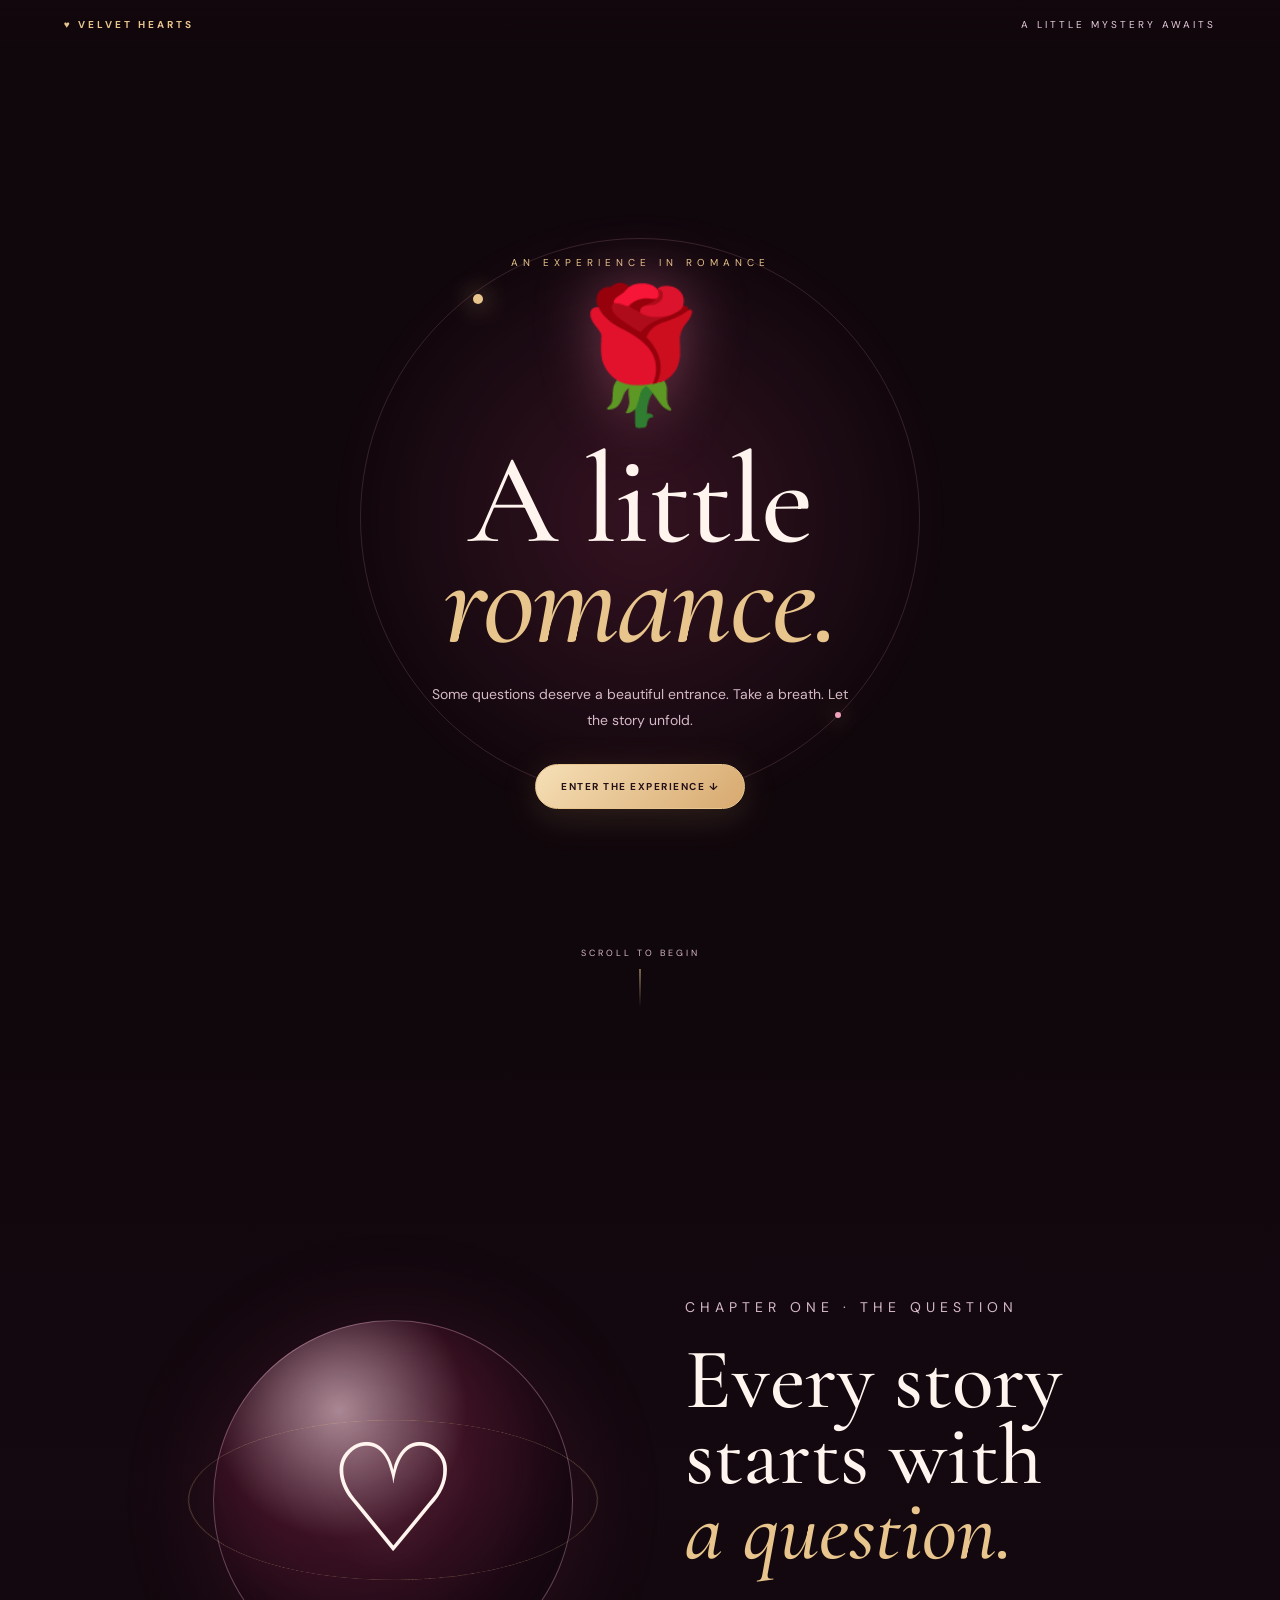
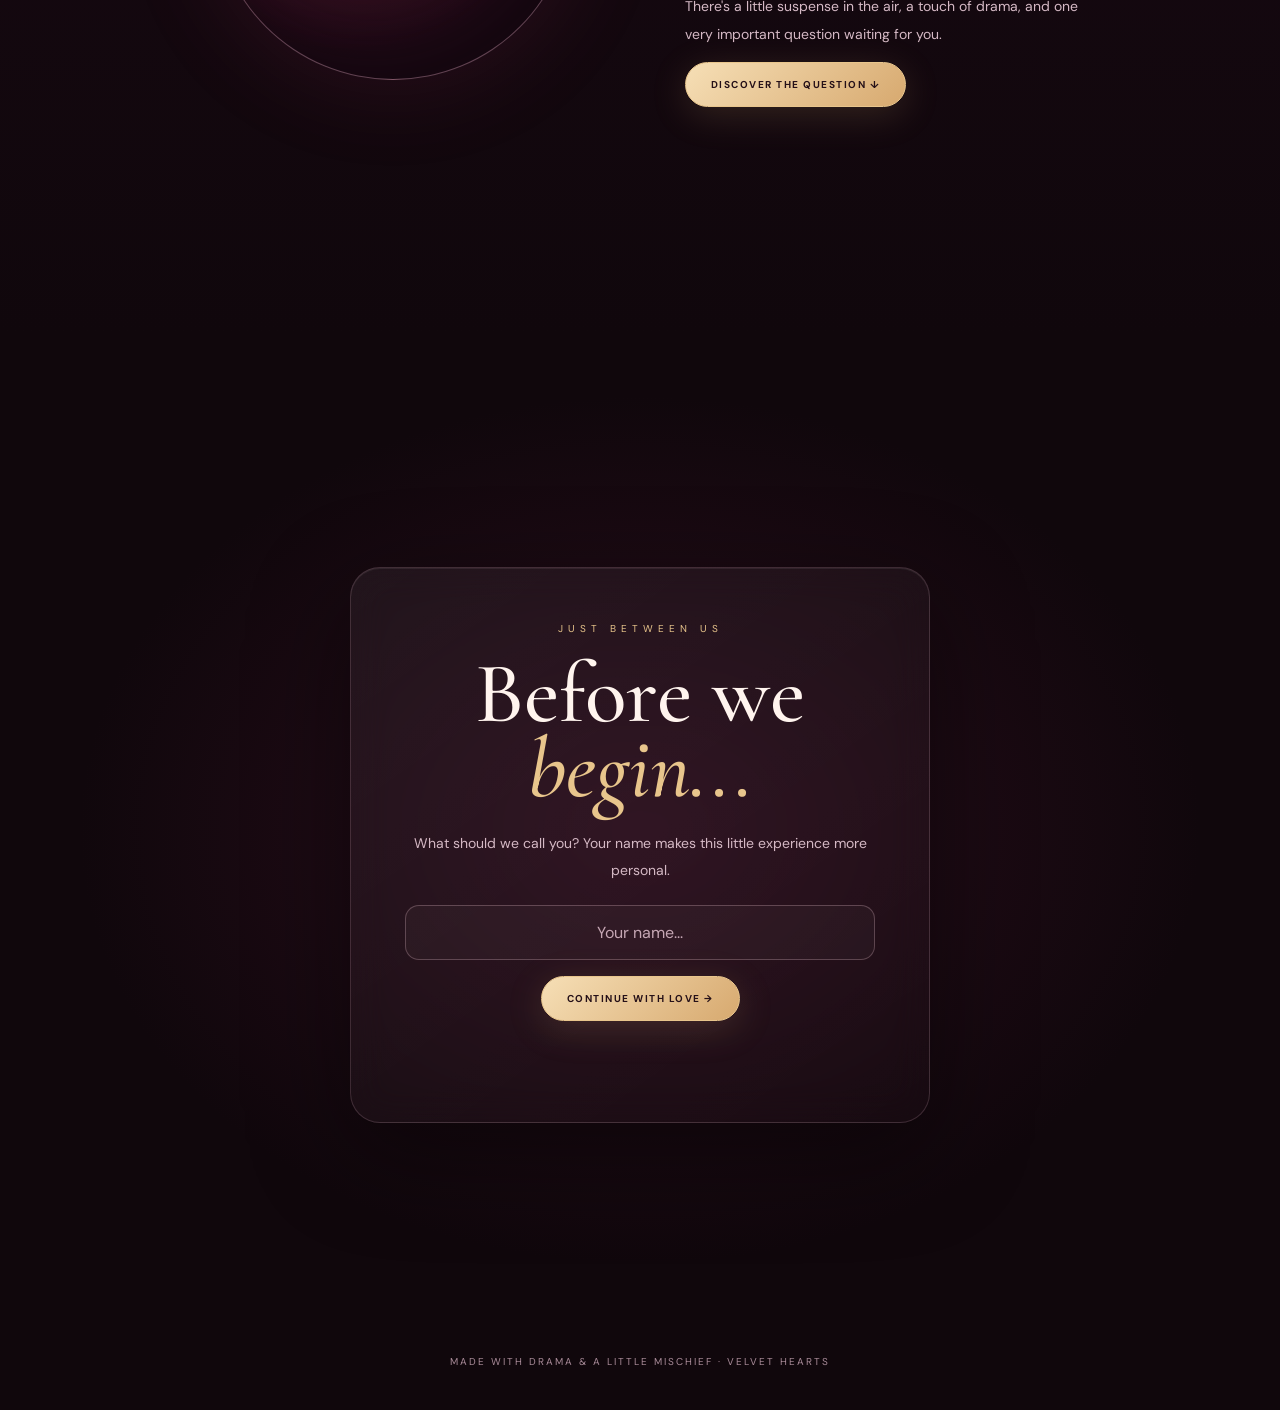
<file: index.html>
<!doctype html>
<html lang="en">
<head>
<meta charset="utf-8">
<meta name="viewport" content="width=device-width, initial-scale=1">
<meta name="theme-color" content="#170910">
<title>Festus — A Cinematic Little Surprise</title>
<meta name="description" content="A cinematic little romantic surprise by Festus.">
<meta property="og:title" content="Festus — A Cinematic Little Surprise">
<meta property="og:description" content="A cinematic little romantic surprise by Festus.">
<meta property="og:type" content="website">
<meta property="og:url" content="https://festimo180.github.io/code-timer/">
<link rel="preconnect" href="https://fonts.googleapis.com">
<link rel="preconnect" href="https://fonts.gstatic.com" crossorigin>
<link href="https://fonts.googleapis.com/css2?family=Cormorant+Garamond:wght@400;500;600;700&family=DM+Sans:wght@400;500;600;700&display=swap" rel="stylesheet">
<style>
:root{--wine:#250b19;--wine2:#4c142d;--rose:#f0a0b8;--gold:#e8c58c;--cream:#fff4ee;--muted:#d5b9c5}
*{box-sizing:border-box}
html{scroll-behavior:smooth;background:#10070c}
body{margin:0;background:#10070c;color:var(--cream);font-family:"DM Sans",sans-serif;overflow-x:hidden}
body::before{content:"";position:fixed;inset:0;z-index:-2;background:radial-gradient(ellipse at 50% 5%,#572038 0%,transparent 46%),linear-gradient(150deg,#10070c,#21101b 52%,#0b0609)}
button,input{font:inherit}button{cursor:pointer}
a{color:inherit}
#petals{position:fixed;inset:0;pointer-events:none;z-index:5;overflow:hidden}
.petal{position:absolute;top:-8vh;color:var(--rose);opacity:0;animation:fall linear forwards;text-shadow:0 0 18px #f0a0b866}
@keyframes fall{0%{transform:translate3d(0,-5vh,0) rotate(0);opacity:0}10%{opacity:.6}90%{opacity:.4}100%{transform:translate3d(var(--drift),115vh,0) rotate(500deg);opacity:0}}
.nav{position:fixed;z-index:20;top:0;left:0;width:100%;display:flex;justify-content:space-between;align-items:center;padding:18px clamp(18px,5vw,64px);background:linear-gradient(#12070dbb,transparent);font-size:10px;letter-spacing:3px;text-transform:uppercase}
.brand{color:var(--gold);font-weight:700}
.nav-note{color:#e8cfdb}
.scene{position:relative;min-height:100svh;display:grid;place-items:center;padding:100px 22px 70px;isolation:isolate}
.hero{min-height:115svh;overflow:hidden;text-align:center}
.hero-glow{position:absolute;width:min(75vw,650px);aspect-ratio:1;border-radius:50%;background:radial-gradient(circle,#b53c6c38,transparent 66%);filter:blur(8px);animation:glow 7s ease-in-out infinite alternate;z-index:-1}
@keyframes glow{from{transform:scale(.8) translateY(20px)}to{transform:scale(1.15) translateY(-25px)}}
.orbit{position:absolute;width:min(78vw,560px);aspect-ratio:1;border:1px solid #f0a0b82b;border-radius:50%;animation:orbit 28s linear infinite;z-index:-1}
.orbit:before,.orbit:after{content:"";position:absolute;width:10px;height:10px;border-radius:50%;background:var(--gold);box-shadow:0 0 24px var(--gold)}
.orbit:before{top:10%;left:20%}.orbit:after{bottom:14%;right:14%;width:6px;height:6px;background:var(--rose)}
@keyframes orbit{to{transform:rotate(360deg)}}
.rose-emblem{font-size:clamp(68px,14vw,130px);line-height:1;filter:drop-shadow(0 0 30px #f078a066);animation:float 5s ease-in-out infinite;display:block;margin:20px 0 30px}
@keyframes float{0%,100%{transform:translateY(0) rotate(-4deg) scale(1)}50%{transform:translateY(-18px) rotate(5deg) scale(1.05)}}
.kicker{font-size:10px;letter-spacing:5px;text-transform:uppercase;color:var(--gold);margin:0 0 22px}
h1,h2,.serif{font-family:"Cormorant Garamond",Georgia,serif;font-weight:500}
.hero h1{font-size:clamp(58px,12vw,128px);line-height:.78;letter-spacing:-2px;margin:0}
.hero h1 span{color:var(--gold);font-style:italic}
.hero-copy{max-width:440px;color:var(--muted);line-height:1.9;font-size:14px;margin:30px auto}
.btn{border:1px solid var(--gold);border-radius:999px;padding:15px 25px;background:linear-gradient(135deg,#f6dfb6,#d7a96f);color:#251018;text-transform:uppercase;font-size:10px;font-weight:700;letter-spacing:1.5px;box-shadow:0 8px 36px #d9a76c2c;transition:transform .25s,box-shadow .25s}
.btn:hover{transform:translateY(-3px);box-shadow:0 12px 42px #d9a76c55}
.scroll-cue{position:absolute;bottom:28px;left:50%;transform:translateX(-50%);font-size:9px;letter-spacing:3px;text-transform:uppercase;color:#d8b8c7;display:grid;gap:10px;justify-items:center}
.scroll-cue i{display:block;width:1px;height:38px;background:linear-gradient(var(--gold),transparent);animation:cue 1.5s infinite}
@keyframes cue{50%{transform:scaleY(.5);transform-origin:top}}
.story{background:linear-gradient(180deg,transparent,#170912aa,transparent)}
.story-inner{width:min(100%,900px);display:grid;grid-template-columns:1fr 1fr;gap:clamp(30px,7vw,90px);align-items:center}
.story-art{position:relative;min-height:440px;display:grid;place-items:center}
.glass-orb{width:min(70vw,360px);aspect-ratio:1;border-radius:50%;display:grid;place-items:center;background:radial-gradient(circle at 35% 25%,#f6c8d7aa,#a72d5b44 36%,#210a17 70%);border:1px solid #f3c3d64d;box-shadow:inset -20px -25px 70px #09040999,0 0 100px #d8497a20;animation:float 6s ease-in-out infinite}
.glass-orb span{font-size:clamp(80px,15vw,150px);filter:drop-shadow(0 0 24px #ffb0c877)}
.ring{position:absolute;width:min(80vw,410px);aspect-ratio:1;border:1px solid #e8c58c4d;border-radius:50%;transform:rotateX(67deg) rotate(-18deg);animation:ring 12s linear infinite}
@keyframes ring{to{transform:rotateX(67deg) rotate(342deg)}}
.story h2,.question h2{font-size:clamp(48px,8vw,86px);line-height:.88;margin:0 0 22px}
.story h2 span,.question h2 span{color:var(--gold);font-style:italic}
.story p{font-size:14px;line-height:2;color:var(--muted);max-width:420px}
.question{min-height:110svh;text-align:center;background:radial-gradient(ellipse at center,#43152b88,transparent 62%)}
.panel{width:min(100%,580px);padding:clamp(26px,6vw,54px);border:1px solid #f0c5d32b;border-radius:30px;background:linear-gradient(145deg,#ffffff0d,#ffffff03);box-shadow:0 30px 100px #0007,inset 0 1px #ffffff12;backdrop-filter:blur(18px)}
.field{width:100%;border:1px solid #f0c5d344;background:#ffffff08;color:white;border-radius:14px;padding:16px;margin:8px 0 16px;outline:none;text-align:center}
.field:focus{border-color:var(--rose)}
.field::placeholder{color:#c6a7b4}
.answer-row{display:flex;gap:12px;justify-content:center;flex-wrap:wrap;margin-top:24px}
.secondary{border:1px solid #f0c5d344;color:var(--cream);background:#ffffff08;border-radius:999px;padding:14px 25px}
.message{color:var(--muted);line-height:1.9;font-size:14px}
#result{display:none}
#result.visible{display:block;animation:reveal .8s ease both}
#formArea.hidden{display:none}
@keyframes reveal{from{opacity:0;transform:translateY(28px) scale(.97);filter:blur(5px)}to{opacity:1;transform:none;filter:blur(0)}}
.notice{font-size:12px;line-height:1.6;color:#e7c9d5;margin-top:15px;min-height:20px}
.footer{padding:30px 20px 42px;text-align:center;color:#a98b99;font-size:10px;letter-spacing:2px}
.reveal-heart{font-size:64px;animation:heartbeat 1.7s infinite;display:block;margin:18px}
@keyframes heartbeat{0%,100%{transform:scale(1)}12%{transform:scale(1.09)}24%{transform:scale(1)}36%{transform:scale(1.05)}}
[data-reveal]{opacity:0;transform:translateY(38px);transition:opacity .9s ease,transform .9s cubic-bezier(.2,.7,.2,1)}
[data-reveal].shown{opacity:1;transform:none}
.progress{position:fixed;z-index:30;top:0;left:0;height:2px;width:0;background:linear-gradient(90deg,var(--rose),var(--gold))}
@media(max-width:700px){.story-inner{grid-template-columns:1fr;gap:0}.story-art{min-height:300px;order:2}.story-copy{order:1}.scene{padding-left:18px;padding-right:18px}.hero{min-height:105svh}.nav{padding:16px 18px}.nav-note{letter-spacing:1px}.panel{border-radius:24px}}
@media(prefers-reduced-motion:reduce){*,*::before,*::after{animation-duration:.01ms!important;animation-iteration-count:1!important;scroll-behavior:auto!important;transition-duration:.01ms!important}}
</style>
</head>
<body>
<div class="progress" id="progress"></div><div id="petals" aria-hidden="true"></div>
<nav class="nav"><div class="brand">♥ Velvet Hearts</div><div class="nav-note">A little mystery awaits</div></nav>
<section class="scene hero" id="top">
  <div class="hero-glow"></div><div class="orbit"></div>
  <div data-reveal class="hero-content">
    <p class="kicker">An experience in romance</p>
    <span class="rose-emblem" aria-hidden="true">🌹</span>
    <h1>A little<br><span>romance.</span></h1>
    <p class="hero-copy">Some questions deserve a beautiful entrance. Take a breath. Let the story unfold.</p>
    <button class="btn" id="beginBtn">Enter the experience ↓</button>
  </div>
  <div class="scroll-cue">Scroll to begin<i></i></div>
</section>
<section class="scene story" id="story">
  <div class="story-inner">
    <div class="story-art" data-reveal><div class="ring"></div><div class="glass-orb"><span>♡</span></div></div>
    <div class="story-copy" data-reveal><p class="kicker">Chapter one · The question</p><h2>Every story<br>starts with<br><span>a question.</span></h2><p>There's a little suspense in the air, a touch of drama, and one very important question waiting for you.</p><button class="btn" id="questionBtn">Discover the question ↓</button></div>
  </div>
</section>
<section class="scene question" id="ask">
  <div class="panel" data-reveal>
    <div id="formArea">
      <p class="kicker">Just between us</p><h2>Before we<br><span>begin...</span></h2>
      <p class="message">What should we call you? Your name makes this little experience more personal.</p>
      <form id="nameForm"><input class="field" id="nameInput" name="visitorName" type="text" maxlength="40" placeholder="Your name..." autocomplete="given-name" required><button class="btn" type="submit">Continue with love →</button></form>
      <p class="notice" id="formNotice" aria-live="polite"></p>
    </div>
    <div id="questionArea" hidden>
      <p class="kicker">A question just for you</p><h2 id="personalTitle">Alright...</h2><span class="reveal-heart">💗</span><h2 style="font-size:clamp(32px,6vw,48px)">Will you be my girlfriend?</h2>
      <p class="message">Choose honestly. There may be a little plot twist.</p>
      <div class="answer-row"><button class="btn answer" data-answer="YES">YES ♥</button><button class="secondary answer" data-answer="NO">No, sorry</button></div>
      <p class="notice" id="answerNotice" aria-live="polite"></p>
    </div>
    <div id="result" aria-live="polite"><p class="kicker">The plot twist</p><span class="reveal-heart">💌</span><h2>Got you,<br><span id="resultName">darling</span>!</h2><p class="message" id="resultMessage"></p><p class="message">No hard feelings — this was a playful prank, not a real relationship proposal. ❤️</p><button class="btn" id="restartBtn">Experience it again ↻</button></div>
  </div>
</section>
<footer class="footer">MADE WITH DRAMA & A LITTLE MISCHIEF · VELVET HEARTS</footer>
<!-- Response collection is not active until you add your own Apps Script web-app URL below. -->
<iframe name="responseFrame" id="responseFrame" title="response submission" hidden></iframe>
<form id="responseForm" method="POST" target="responseFrame" hidden>
  <input name="visitorName" id="responseVisitor"><input name="answer" id="responseAnswer"><input name="page" value="Velvet Hearts">
</form>
<script>
/*
  BACKEND SETUP:
  After deploying your Google Apps Script as a Web app, paste its URL into
  RESPONSE_ENDPOINT below. Until then, the page still works visually, but
  visitor answers are NOT sent anywhere.
*/
const RESPONSE_ENDPOINT = "https://script.google.com/macros/s/AKfycbzEtz1wO9rfrVCImB2Gl_x0o2TsYuBObCyAop64KCdx7UFP2_ySuPbglfnitKAfkbm1/exec";
const $ = (id)=>document.getElementById(id);
let visitorName = "";
let chosenAnswer = "";
const formArea=$("formArea"), questionArea=$("questionArea"), result=$("result");
function show(el){el.hidden=false;el.classList.add("shown")}
function scrollToId(id){$(id).scrollIntoView({behavior:"smooth",block:"center"})}
$("beginBtn").addEventListener("click",()=>scrollToId("story"));
$("questionBtn").addEventListener("click",()=>scrollToId("ask"));
const revealObserver=new IntersectionObserver(entries=>entries.forEach(entry=>{if(entry.isIntersecting){entry.target.classList.add("shown");revealObserver.unobserve(entry.target)}}),{threshold:.15});
document.querySelectorAll("[data-reveal]").forEach(el=>revealObserver.observe(el));
window.addEventListener("scroll",()=>{let max=document.documentElement.scrollHeight-innerHeight;$("progress").style.width=(max>0?scrollY/max*100:0)+"%"},{passive:true});
function makePetal(){const p=document.createElement("span");p.className="petal";p.textContent=["✦","✧","♡","🌸"][Math.floor(Math.random()*4)];p.style.left=Math.random()*100+"%";p.style.fontSize=(12+Math.random()*18)+"px";p.style.setProperty("--drift",(Math.random()*180-90)+"px");p.style.animationDuration=(8+Math.random()*9)+"s";$("petals").appendChild(p);p.addEventListener("animationend",()=>p.remove())}
for(let i=0;i<14;i++)setTimeout(makePetal,i*500);setInterval(makePetal,950);
$("nameForm").addEventListener("submit",e=>{e.preventDefault();visitorName=$("nameInput").value.trim().slice(0,40);if(!visitorName){$("nameInput").focus();return}formArea.hidden=true;questionArea.hidden=false;$("personalTitle").textContent=`Alright, ${visitorName}...`;scrollToId("ask")});
function sendResponse(name,answer){if(!RESPONSE_ENDPOINT){$("answerNotice").textContent="Demo mode: response collection isn't connected yet. We'll connect it before you share the site.";return}
  $("responseVisitor").value=name;$("responseAnswer").value=answer;$("responseForm").action=RESPONSE_ENDPOINT;$("responseForm").submit();
  $("answerNotice").textContent="Thank you — your response has been submitted.";
}
document.querySelectorAll(".answer").forEach(btn=>btn.addEventListener("click",()=>{chosenAnswer=btn.dataset.answer;sendResponse(visitorName,chosenAnswer);$("resultName").textContent=visitorName;$("resultMessage").textContent=chosenAnswer==="YES"?`Awww, ${visitorName}, you actually said YES! You didn't start planning the wedding already, did you? Plot twist: IT WAS A PRANK! 😂`:`Oh, ${visitorName}, you said NO! Either way, here's the confession: IT WAS A PRANK! You've survived Velvet Hearts. 😂`;questionArea.hidden=true;result.classList.add("visible");result.style.display="block";for(let i=0;i<20;i++)setTimeout(makePetal,i*100)}));
$("restartBtn").addEventListener("click",()=>{visitorName="";chosenAnswer="";$("nameInput").value="";result.classList.remove("visible");result.style.display="none";result.hidden=false;questionArea.hidden=true;formArea.hidden=false;$("formNotice").textContent="";scrollToId("ask")});
</script>
</body>
</html>
</file>
